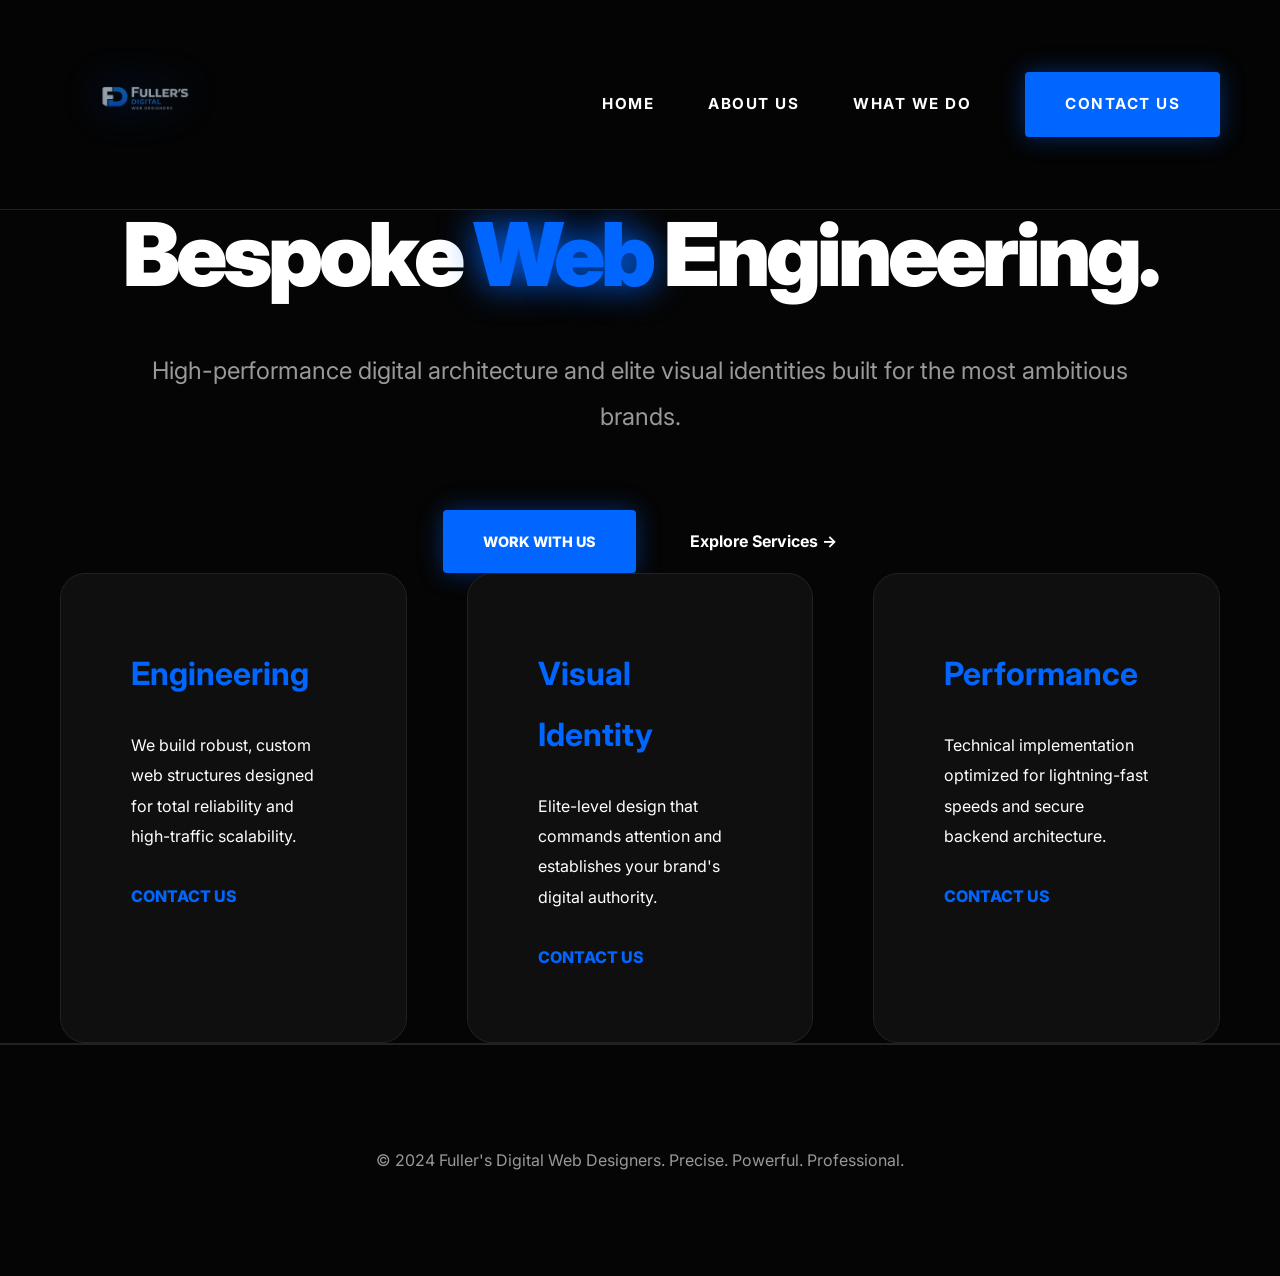
<file: index.html>
<!DOCTYPE html>
<html lang="en">
<head>
    <meta charset="UTF-8">
    <title>Fuller's Digital | Architectural Web Design</title>
    <link rel="stylesheet" href="style.css">
    <link href="https://fonts.googleapis.com/css2?family=Inter:wght@400;700;900&display=swap" rel="stylesheet">
</head>
<body>
    <nav>
        <div class="container nav-flex">
            <a href="index.html" class="logo"><img src="fullers digital logo.jpg" alt="Fuller's Digital"></a>
            <div class="nav-links">
                <a href="index.html">Home</a>
                <a href="about.html">About Us</a>
                <a href="services.html">What We Do</a>
                <a href="contact.html" class="nav-cta">Contact Us</a>
            </div>
        </div>
    </nav>

    <header class="container">
        <h1>Bespoke <span>Web</span> Engineering.</h1>
        <p class="hero-p">High-performance digital architecture and elite visual identities built for the most ambitious brands.</p>
        <div class="btn-group">
            <a href="contact.html" class="nav-cta">Work With Us</a>
            <a href="services.html" style="color:white; margin-left:50px; text-decoration:none; font-weight:700;">Explore Services &rarr;</a>
        </div>
    </header>

    <section class="container">
        <div class="grid-3">
            <div class="card">
                <h3>Engineering</h3>
                <p>We build robust, custom web structures designed for total reliability and high-traffic scalability.</p>
                <a href="contact.html" style="color:var(--brand-blue); text-decoration:none; margin-top:30px; display:block; font-weight:800;">CONTACT US</a>
            </div>
            <div class="card">
                <h3>Visual Identity</h3>
                <p>Elite-level design that commands attention and establishes your brand's digital authority.</p>
                <a href="contact.html" style="color:var(--brand-blue); text-decoration:none; margin-top:30px; display:block; font-weight:800;">CONTACT US</a>
            </div>
            <div class="card">
                <h3>Performance</h3>
                <p>Technical implementation optimized for lightning-fast speeds and secure backend architecture.</p>
                <a href="contact.html" style="color:var(--brand-blue); text-decoration:none; margin-top:30px; display:block; font-weight:800;">CONTACT US</a>
            </div>
        </div>
    </section>

    <footer>&copy; 2024 Fuller's Digital Web Designers. Precise. Powerful. Professional.</footer>
</body>
</html>
</file>
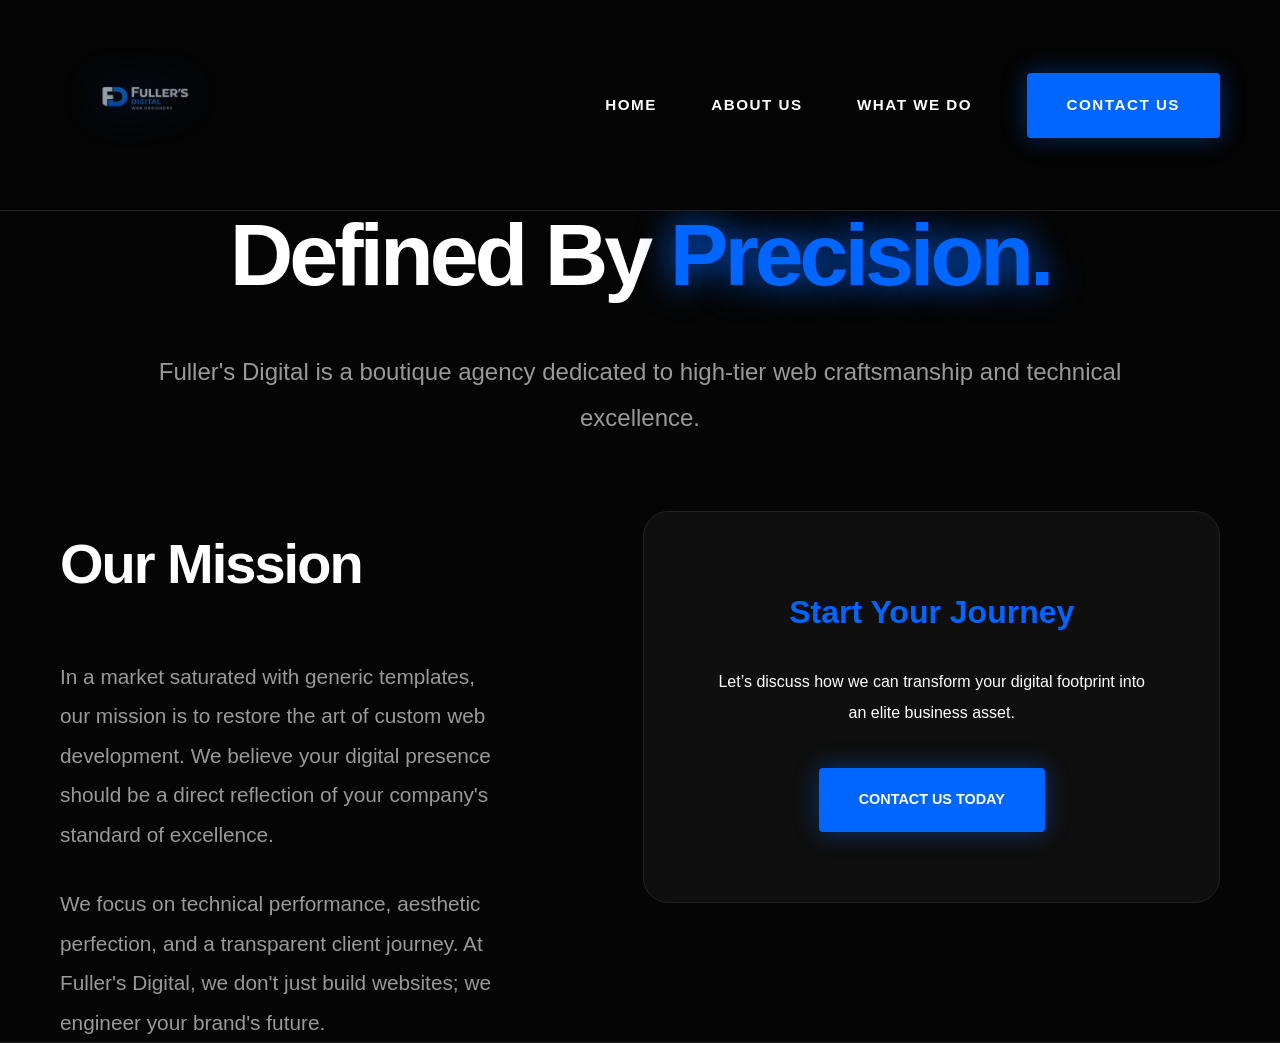
<file: about.html>
<!DOCTYPE html>
<html lang="en">
<head>
    <meta charset="UTF-8">
    <title>About Us | Fuller's Digital</title>
    <link rel="stylesheet" href="style.css">
</head>
<body>
    <nav>
        <div class="container nav-flex">
            <a href="index.html" class="logo"><img src="fullers digital logo.jpg" alt="Logo"></a>
            <div class="nav-links">
                <a href="index.html">Home</a>
                <a href="about.html">About Us</a>
                <a href="services.html">What We Do</a>
                <a href="contact.html" class="nav-cta">Contact Us</a>
            </div>
        </div>
    </nav>

    <header class="container">
        <h1>Defined By <span>Precision.</span></h1>
        <p class="hero-p">Fuller's Digital is a boutique agency dedicated to high-tier web craftsmanship and technical excellence.</p>
    </header>

    <section class="container">
        <div class="split-layout">
            <div>
                <h2 style="font-size:3.5rem; margin-bottom:40px; letter-spacing:-2px;">Our Mission</h2>
                <p style="color:var(--text-dim); font-size:1.3rem; margin-bottom:30px;">In a market saturated with generic templates, our mission is to restore the art of custom web development. We believe your digital presence should be a direct reflection of your company's standard of excellence.</p>
                <p style="color:var(--text-dim); font-size:1.3rem;">We focus on technical performance, aesthetic perfection, and a transparent client journey. At Fuller's Digital, we don't just build websites; we engineer your brand's future.</p>
            </div>
            <div class="card" style="text-align:center;">
                <h3>Start Your Journey</h3>
                <p style="margin-bottom:40px;">Let’s discuss how we can transform your digital footprint into an elite business asset.</p>
                <a href="contact.html" class="nav-cta">Contact Us Today</a>
            </div>
        </div>
    </section>
</body>
</html>
</file>
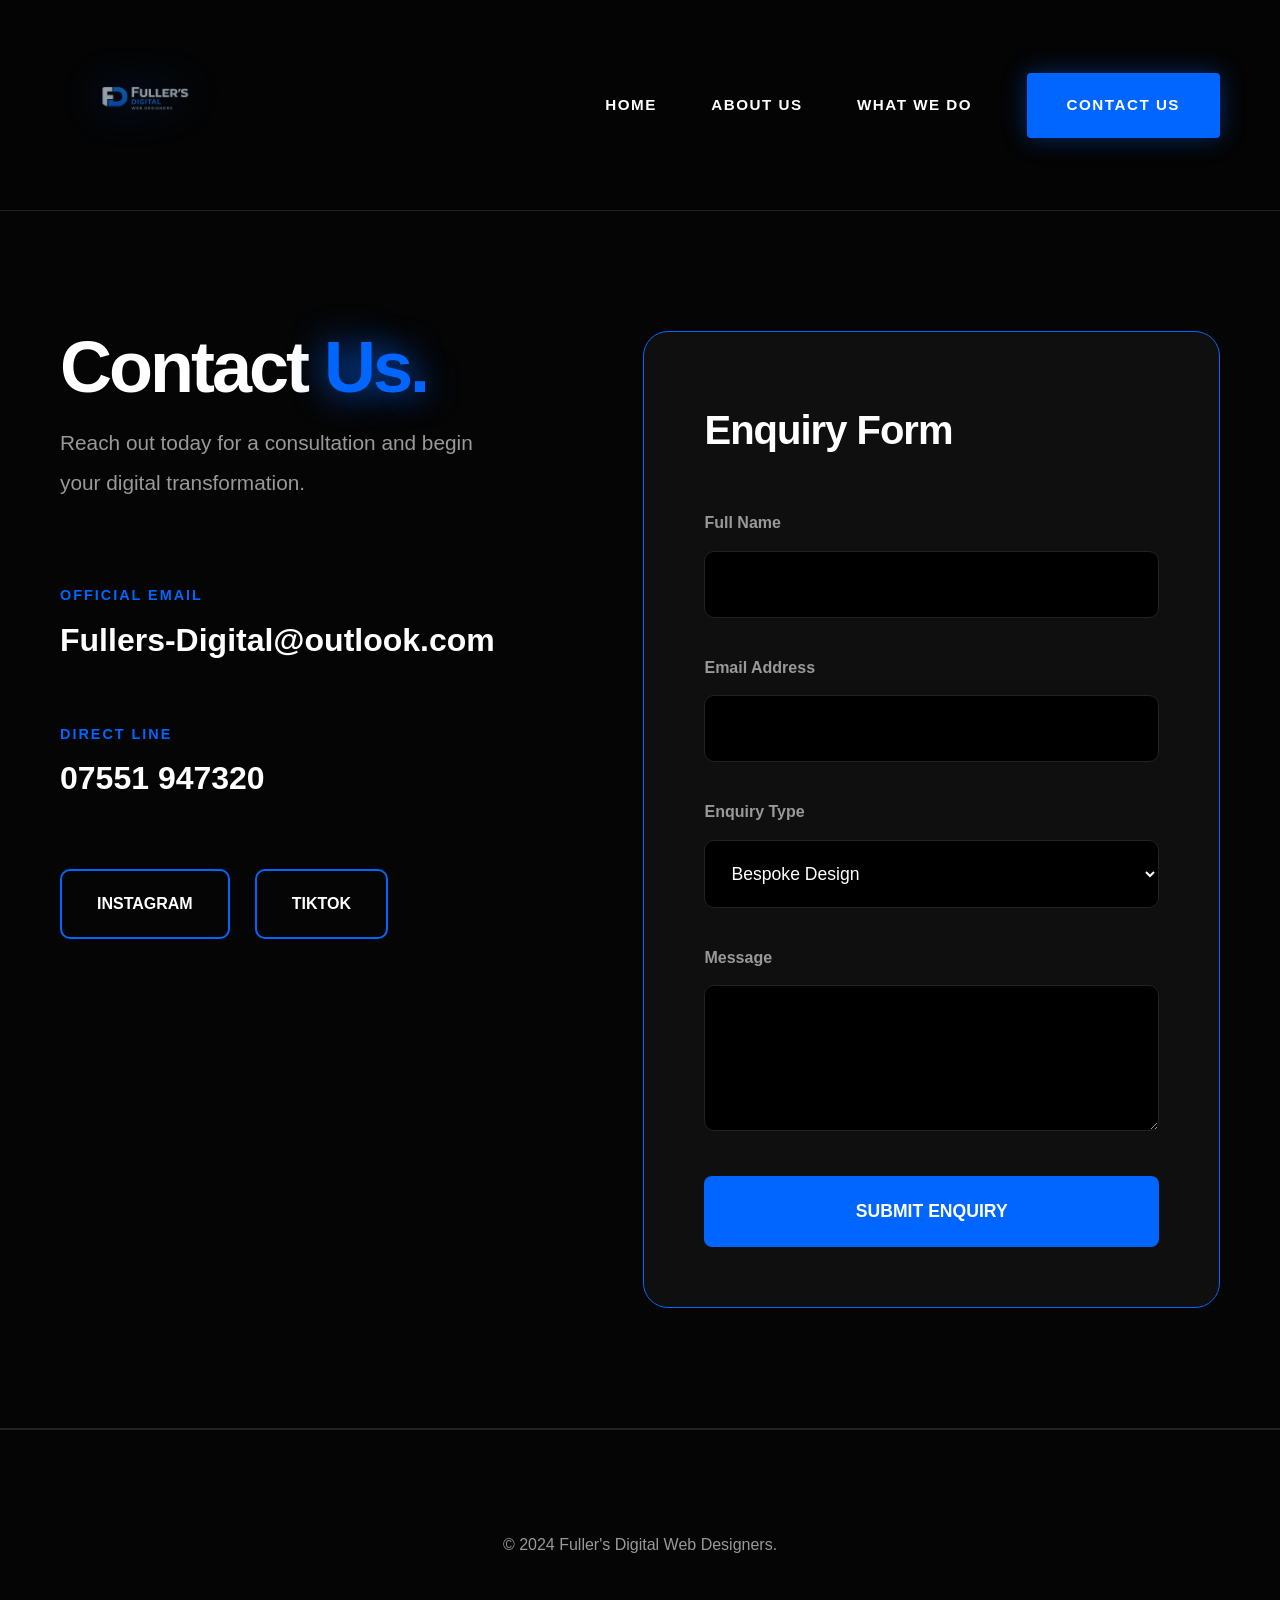
<file: contact.html>
<!DOCTYPE html>
<html lang="en">
<head>
    <meta charset="UTF-8">
    <title>Contact Us | Fuller's Digital</title>
    <link rel="stylesheet" href="style.css">
</head>
<body style="background-color: #050505; color: white;"> <!-- Forced background color -->
    <nav>
        <div class="container nav-flex">
            <a href="index.html" class="logo"><img src="fullers digital logo.jpg" alt="Logo"></a>
            <div class="nav-links">
                <a href="index.html">Home</a>
                <a href="about.html">About Us</a>
                <a href="services.html">What We Do</a>
                <a href="contact.html" class="nav-cta">Contact Us</a>
            </div>
        </div>
    </nav>

    <section class="container" style="padding-top:120px; padding-bottom:120px;">
        <div class="split-layout">
            <div>
                <h1 style="text-align:left; font-size:4.5rem; letter-spacing:-3px; margin-bottom: 20px;">Contact <span style="color: #0066ff;">Us.</span></h1>
                <p style="font-size:1.3rem; color:#999; margin-bottom:80px;">Reach out today for a consultation and begin your digital transformation.</p>
                
                <div style="margin-bottom:50px;">
                    <p style="color:#0066ff; font-weight:800; text-transform:uppercase; font-size:0.9rem; letter-spacing:2px;">Official Email</p>
                    <p style="font-size:2rem; font-weight:700;">Fullers-Digital@outlook.com</p>
                </div>

                <div style="margin-bottom:50px;">
                    <p style="color:#0066ff; font-weight:800; text-transform:uppercase; font-size:0.9rem; letter-spacing:2px;">Direct Line</p>
                    <p style="font-size:2rem; font-weight:700;">07551 947320</p>
                </div>

                <div class="social-flex">
                    <a href="https://www.instagram.com/fullers.digital/" target="_blank" class="social-link">INSTAGRAM</a>
                    <a href="https://www.tiktok.com/@fullers.digital" target="_blank" class="social-link">TIKTOK</a>
                </div>
            </div>

            <div class="form-box" style="background: #0f0f0f; padding: 60px; border-radius: 25px; border: 1px solid #0066ff;">
                <!-- Success State -->
                <div id="success-state" style="display:none; text-align:center; padding: 40px 0;">
                    <div style="font-size: 5rem; margin-bottom: 20px; color: #0066ff;">✓</div>
                    <h2 style="font-size: 2.5rem; margin-bottom: 20px; color: #0066ff;">Submitted</h2>
                    <p style="font-size: 1.2rem; color: #999;">Thank you for contacting Fuller's Digital. We will review your brief shortly.</p>
                </div>

                <form id="contact-form">
                    <h2 style="margin-bottom:40px; font-size:2.5rem; letter-spacing:-1px;">Enquiry Form</h2>
                    <div class="form-group"><label>Full Name</label><input type="text" name="name" required></div>
                    <div class="form-group"><label>Email Address</label><input type="email" name="email" required></div>
                    <div class="form-group">
                        <label>Enquiry Type</label>
                        <select name="service">
                            <option>Bespoke Design</option>
                            <option>E-Commerce</option>
                            <option>Maintenance</option>
                        </select>
                    </div>
                    <div class="form-group"><label>Message</label><textarea name="message" rows="5" required></textarea></div>
                    
                    <!-- THE BUTTON WITH INLINE STYLES (Guaranteed to show) -->
                    <button type="submit" id="submit-button" 
                        style="display: block !important; visibility: visible !important; width: 100% !important; background-color: #0066ff !important; color: white !important; padding: 25px !important; border-radius: 8px !important; font-weight: 800 !important; font-size: 1.1rem !important; text-transform: uppercase !important; border: none !important; cursor: pointer !important; opacity: 1 !important; margin-top: 20px !important;">
                        Submit Enquiry
                    </button>
                    
                    <p id="error-message" style="display:none; color:#ff4a4a; margin-top:20px; text-align:center;">Error. Please try again.</p>
                </form>
            </div>
        </div>
    </section>

    <footer>&copy; 2024 Fuller's Digital Web Designers.</footer>

    <script>
        const form = document.getElementById("contact-form");
        const successState = document.getElementById("success-state");
        const submitBtn = document.getElementById("submit-button");

        async function handleSubmit(event) {
            event.preventDefault();
            submitBtn.innerHTML = "SENDING...";
            submitBtn.style.opacity = "0.5";
            
            const data = new FormData(event.target);
            fetch("https://formspree.io/f/mojyvyrv", {
                method: "POST",
                body: data,
                headers: { 'Accept': 'application/json' }
            }).then(response => {
                if (response.ok) {
                    form.style.display = "none";
                    successState.style.display = "block";
                } else {
                    document.getElementById("error-message").style.display = "block";
                    submitBtn.innerHTML = "SUBMIT ENQUIRY";
                    submitBtn.style.opacity = "1";
                }
            }).catch(error => {
                document.getElementById("error-message").style.display = "block";
                submitBtn.innerHTML = "SUBMIT ENQUIRY";
                submitBtn.style.opacity = "1";
            });
        }
        form.addEventListener("submit", handleSubmit);
    </script>
</body>
</html>
</file>
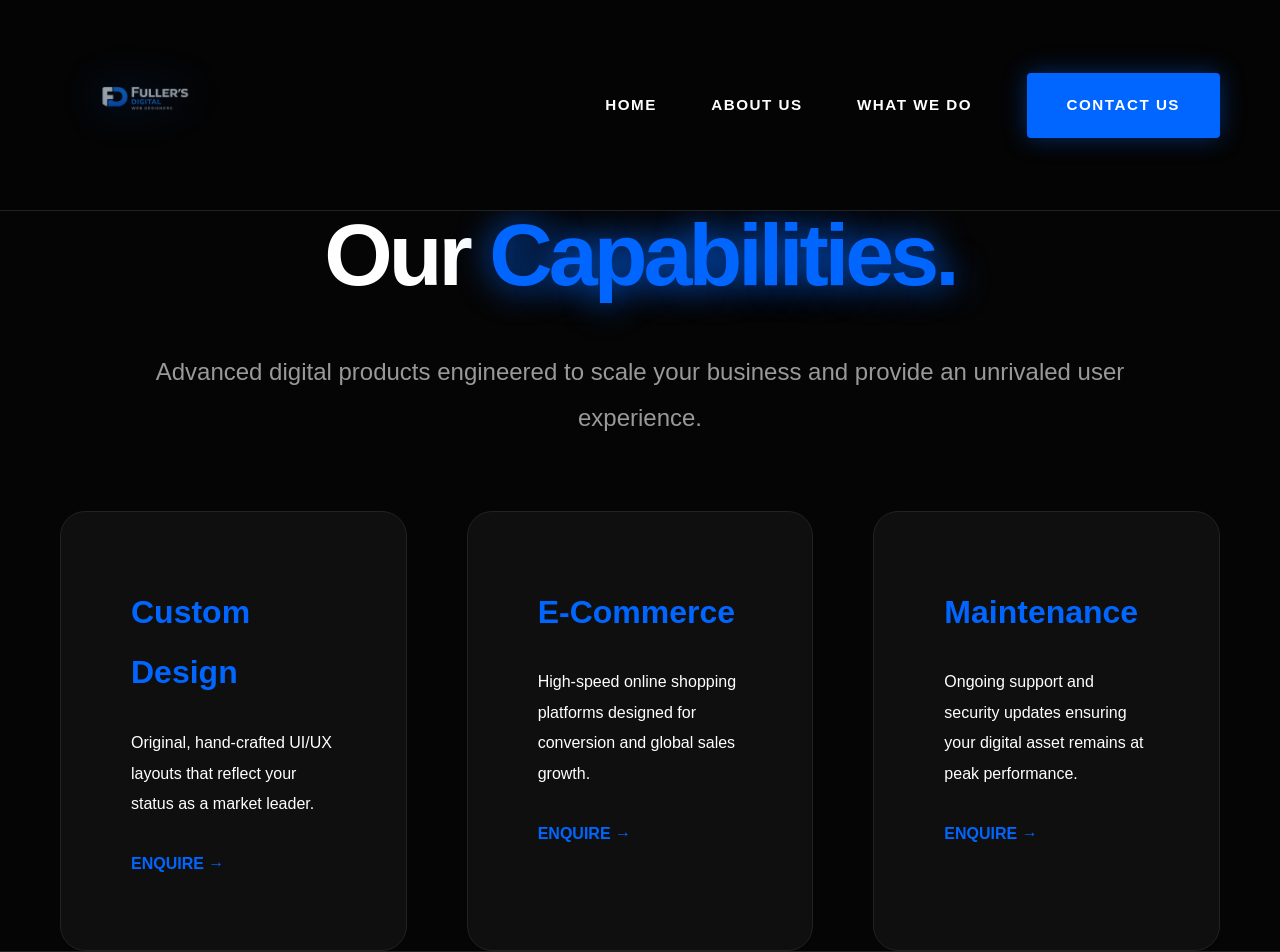
<file: services.html>
<!DOCTYPE html>
<html lang="en">
<head>
    <meta charset="UTF-8">
    <title>What We Do | Fuller's Digital Capabilities</title>
    <link rel="stylesheet" href="style.css">
</head>
<body>
    <nav>
        <div class="container nav-flex">
            <a href="index.html" class="logo"><img src="fullers digital logo.jpg" alt="Logo"></a>
            <div class="nav-links">
                <a href="index.html">Home</a>
                <a href="about.html">About Us</a>
                <a href="services.html">What We Do</a>
                <a href="contact.html" class="nav-cta">Contact Us</a>
            </div>
        </div>
    </nav>

    <header class="container">
        <h1>Our <span>Capabilities.</span></h1>
        <p class="hero-p">Advanced digital products engineered to scale your business and provide an unrivaled user experience.</p>
    </header>

    <section class="container">
        <div class="grid-3">
            <div class="card">
                <h3>Custom Design</h3>
                <p>Original, hand-crafted UI/UX layouts that reflect your status as a market leader.</p>
                <a href="contact.html" style="color:var(--brand-blue); text-decoration:none; display:block; margin-top:30px; font-weight:800;">ENQUIRE &rarr;</a>
            </div>
            <div class="card">
                <h3>E-Commerce</h3>
                <p>High-speed online shopping platforms designed for conversion and global sales growth.</p>
                <a href="contact.html" style="color:var(--brand-blue); text-decoration:none; display:block; margin-top:30px; font-weight:800;">ENQUIRE &rarr;</a>
            </div>
            <div class="card">
                <h3>Maintenance</h3>
                <p>Ongoing support and security updates ensuring your digital asset remains at peak performance.</p>
                <a href="contact.html" style="color:var(--brand-blue); text-decoration:none; display:block; margin-top:30px; font-weight:800;">ENQUIRE &rarr;</a>
            </div>
        </div>
    </section>
</body>
</html>
</file>
<file: style.css>
/* --- FULLER'S DIGITAL: ELITE DESIGN SYSTEM (FINAL SYNC) --- */
:root {
    --bg-black: #050505;
    --card-grey: #0f0f0f;
    --border-grey: #222;
    --brand-blue: #0066ff;
    --text-white: #ffffff;
    --text-dim: #999;
    --glow: rgba(0, 102, 255, 0.4);
    --container-width: 1400px;
}

* { margin: 0; padding: 0; box-sizing: border-box; scroll-behavior: smooth; }

body {
    background-color: var(--bg-black);
    color: var(--text-white);
    font-family: 'Inter', sans-serif;
    line-height: 1.9;
    overflow-x: hidden;
}

.container { max-width: var(--container-width); margin: 0 auto; padding: 0 60px; }

/* Navigation - 120px Logo & Updated Links */
nav {
    background: rgba(5, 5, 5, 0.98);
    border-bottom: 1px solid var(--border-grey);
    padding: 40px 0; 
    position: sticky;
    top: 0;
    z-index: 1000;
}

.nav-flex { display: flex; justify-content: space-between; align-items: center; }

.logo img { 
    height: 120px; /* Big Logo */
    width: auto; 
    filter: drop-shadow(0 0 20px var(--glow));
}

.nav-links a {
    color: var(--text-white);
    text-decoration: none;
    margin-left: 50px;
    font-weight: 700;
    font-size: 0.95rem;
    text-transform: uppercase;
    letter-spacing: 1.5px;
    transition: 0.3s;
}

.nav-links a:hover { color: var(--brand-blue); }

.nav-cta {
    background: var(--brand-blue);
    color: white !important;
    padding: 18px 40px;
    border-radius: 4px;
    text-decoration: none;
    font-weight: 800;
    text-transform: uppercase;
    font-size: 0.9rem;
    box-shadow: 0 0 25px var(--glow);
    transition: 0.4s;
    display: inline-block;
}

/* Specific Fix for the Submit Button */
.form-submit-btn {
    background: var(--brand-blue);
    color: white !important;
    padding: 22px 40px;
    border-radius: 8px;
    font-weight: 800;
    text-transform: uppercase;
    font-size: 1rem;
    width: 100%;
    border: none;
    cursor: pointer;
    box-shadow: 0 0 25px var(--glow);
    transition: 0.4s;
    display: block; /* Ensures visibility */
}

.form-submit-btn:hover { transform: translateY(-3px); box-shadow: 0 0 50px var(--brand-blue); }

/* Elite Section Spacing */
section { padding: 180px 0; border-bottom: 1px solid var(--border-grey); }

header { padding: 200px 0 120px; text-align: center; }
h1 { font-size: 5.5rem; font-weight: 900; line-height: 1; letter-spacing: -4px; margin-bottom: 50px; }
h1 span { color: var(--brand-blue); text-shadow: 0 0 35px var(--brand-blue); }
.hero-p { font-size: 1.5rem; color: var(--text-dim); max-width: 1000px; margin: 0 auto 70px; }

/* Grid Systems */
.grid-3 { display: grid; grid-template-columns: repeat(3, 1fr); gap: 60px; }
.card {
    background: var(--card-grey);
    padding: 70px;
    border-radius: 25px;
    border: 1px solid var(--border-grey);
}
.card h3 { font-size: 2rem; margin-bottom: 25px; color: var(--brand-blue); }

/* Contact Page Layout */
.split-layout { display: grid; grid-template-columns: 1fr 1.3fr; gap: 140px; align-items: start; }
.form-box { background: var(--card-grey); padding: 80px; border-radius: 25px; border: 1px solid var(--brand-blue); }
.form-group { margin-bottom: 35px; }
.form-group label { display: block; margin-bottom: 12px; font-weight: 700; color: var(--text-dim); }
.form-group input, .form-group textarea, .form-group select {
    width: 100%; padding: 22px; background: #000; border: 1px solid var(--border-grey); color: white; border-radius: 10px; font-size: 1.1rem;
}

/* Social Buttons */
.social-flex { display: flex; gap: 25px; margin-top: 60px; }
.social-link {
    padding: 18px 35px;
    border: 2px solid var(--brand-blue);
    color: white;
    text-decoration: none;
    border-radius: 10px;
    font-weight: 800;
}
.social-link:hover { background: var(--brand-blue); }

footer { padding: 100px 0; text-align: center; color: var(--text-dim); border-top: 1px solid var(--border-grey); }

/* Ensure the button stays visible on all screens */
.form-submit-btn, #submit-button {
    display: block !important;
    background-color: var(--brand-blue) !important;
    color: white !important;
    min-height: 60px;
}

#submit-button:hover {
    transform: translateY(-3px);
    box-shadow: 0 0 40px var(--brand-blue);
}
</file>
